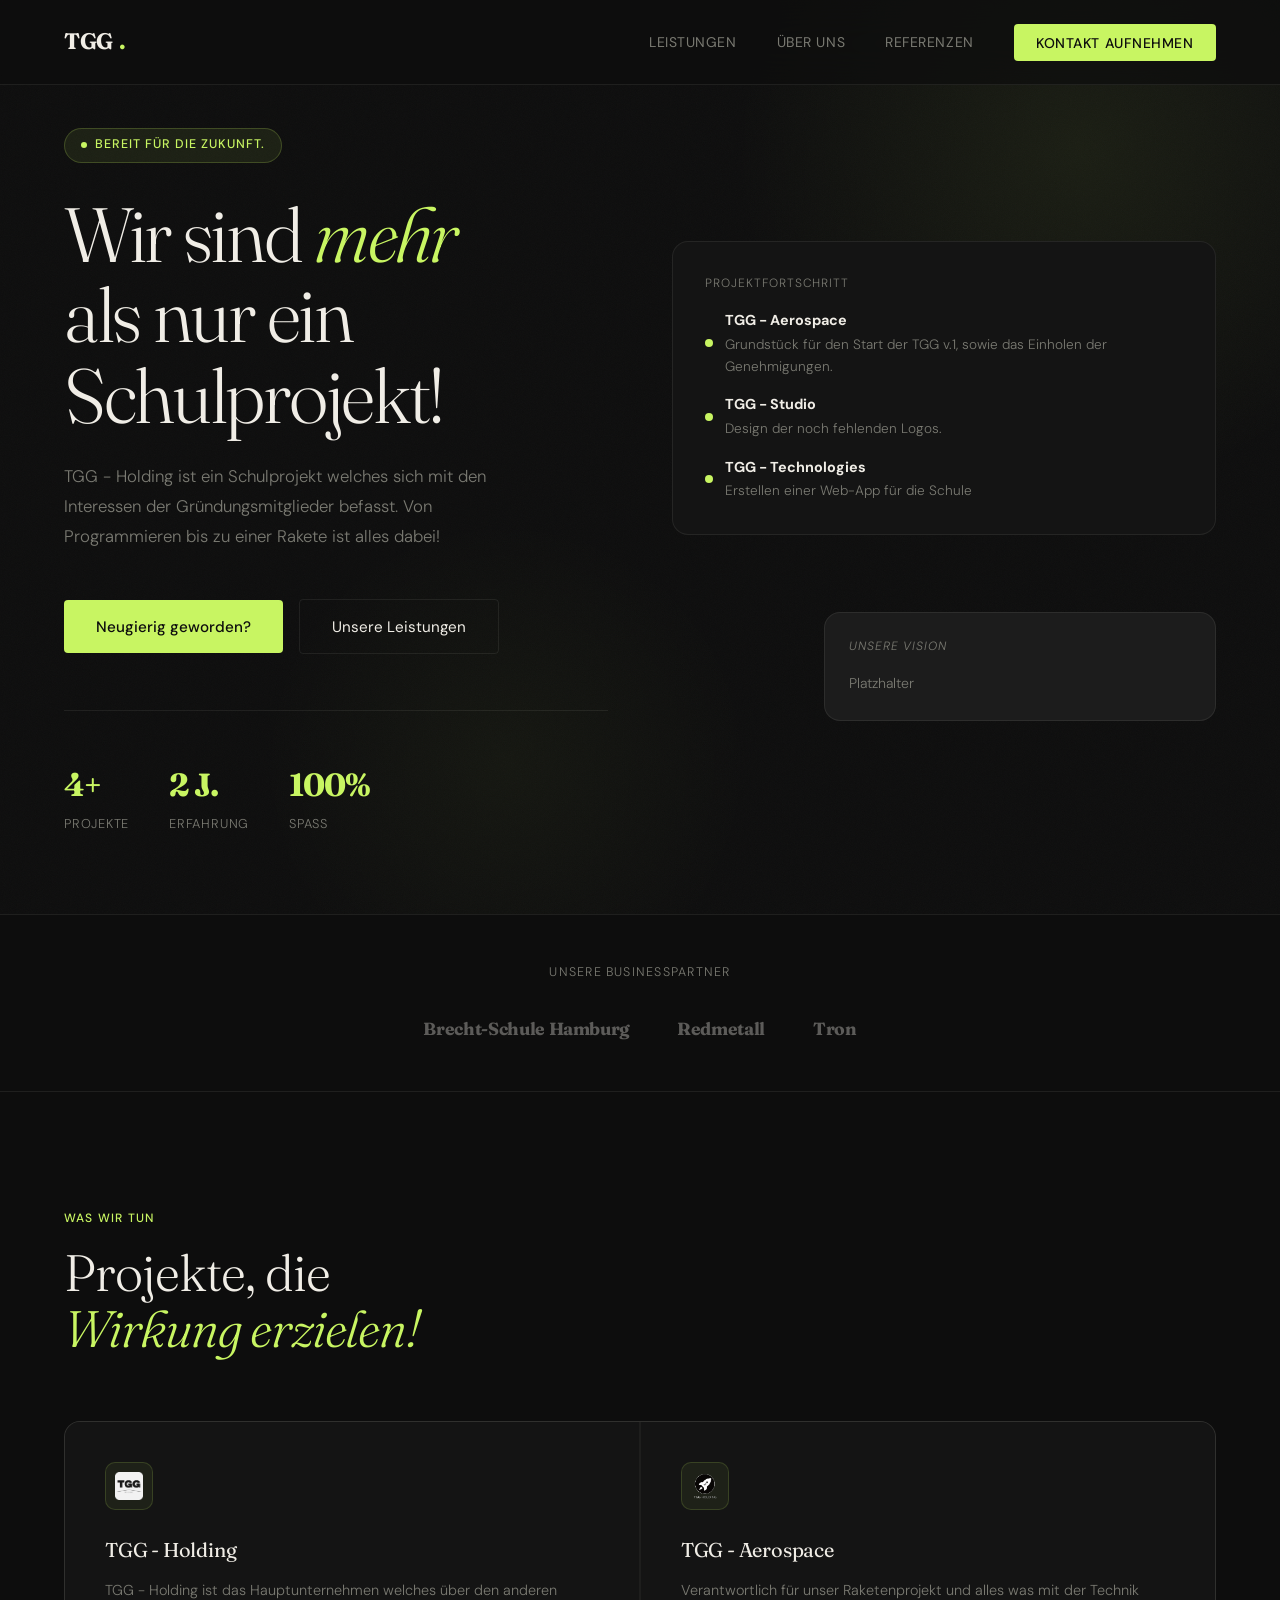
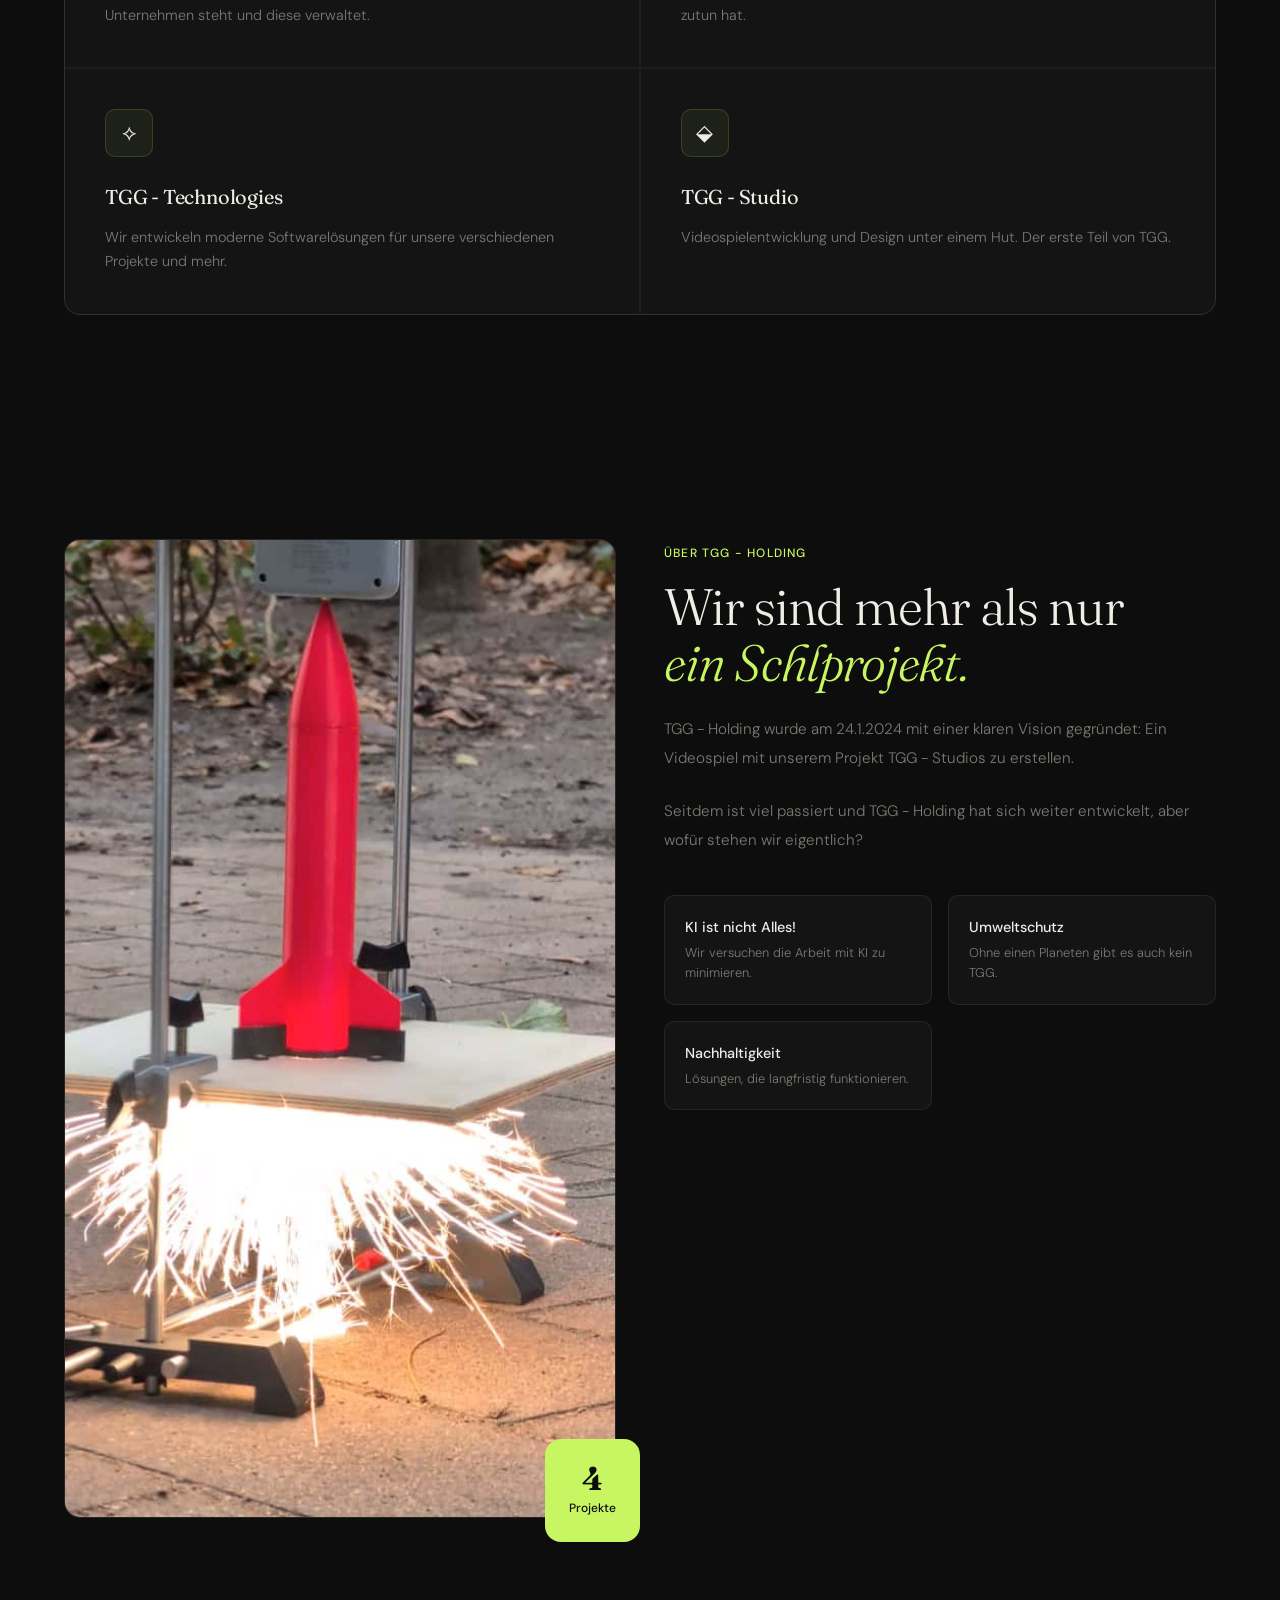
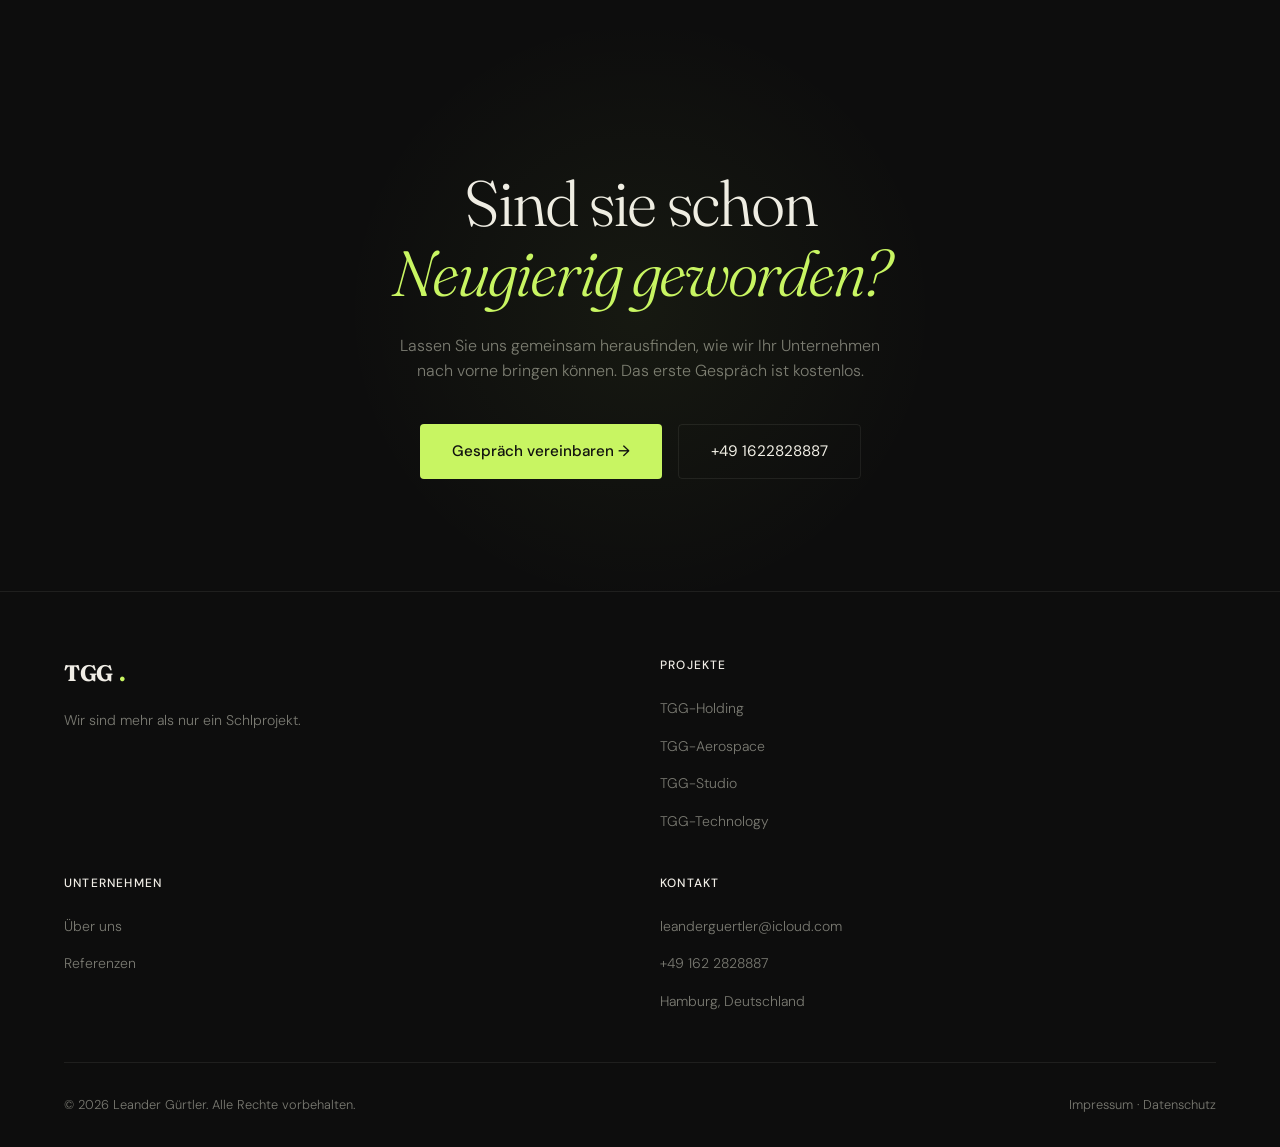
<file: index.html>
<!DOCTYPE html>
<html lang="de">
<head>
  <meta charset="UTF-8" />
  <meta name="viewport" content="width=device-width, initial-scale=1.0" />
  <title>TGG - Holding — Digitale Erlebnisse</title>
  <meta name="description" content="TGG ist ein Projekt von Schülern der Brecht-Schule Hamburg." />
  <link rel="stylesheet" href="style.css" />
</head>
<body>

  <!-- Navigation -->
  <nav>
    <a href="#" class="nav-logo">TGG<span>.</span></a>
    <ul class="nav-links">
      <li><a href="#leistungen">Leistungen</a></li>
      <li><a href="#ueber-uns">Über uns</a></li>
      <li><a href="#referenzen">Referenzen</a></li>
      <li><a href="#kontakt" class="nav-cta">Kontakt aufnehmen</a></li>
    </ul>
  </nav>

  <!--  Hero Sektion -->
  <section class="hero">
    <div class="hero-bg">
      <div class="hero-noise"></div>
    </div>

    <div class="hero-content">
      <div class="hero-badge">Bereit für die Zukunft.</div>
      <h1 class="hero-title">
        Wir sind <em>mehr</em><br />
        als nur ein Schulprojekt!
      </h1>
      <p class="hero-subtitle">
        TGG - Holding ist ein Schulprojekt welches sich mit den Interessen der Gründungsmitglieder befasst. Von Programmieren bis zu einer Rakete ist alles dabei!
      </p>
      <div class="hero-actions">
        <a href="#kontakt" class="btn-primary">Neugierig geworden?</a>
        <a href="#Projekte" class="btn-secondary">Unsere Leistungen</a>
      </div>
      <div class="hero-stats">
        <div>
          <div class="hero-stat-value">4+</div>
          <div class="hero-stat-label">Projekte</div>
        </div>
        <div>
          <div class="hero-stat-value">2 J.</div>
          <div class="hero-stat-label">Erfahrung</div>
        </div>
        <div>
          <div class="hero-stat-value">100%</div>
          <div class="hero-stat-label">Spaß</div>
        </div>
      </div>
    </div>

    <div class="hero-visual">
      <div class="hero-card-stack">
        <div class="hero-card hero-card-main">
          <div class="card-label">Projektfortschritt</div>
          <div class="feature-list">
            <div class="feature-item">
              <div class="feature-dot"></div>
              <div>
                <strong>TGG - Aerospace</strong>
                <p>Grundstück für den Start der TGG v.1, sowie das Einholen der Genehmigungen.</p>
              </div>
            </div>
            <div class="feature-item">
              <div class="feature-dot"></div>
              <div>
                <strong>TGG - Studio</strong>
                <p>Design der noch fehlenden Logos.</p>
              </div>
            </div>
            <div class="feature-item">
              <div class="feature-dot"></div>
              <div>
                <strong>TGG - Technologies</strong>
                <p>Erstellen einer Web-App für die Schule</p>
              </div>
            </div>
          </div>
        </div>

    <div class="hero-card hero-card-graph" style="width: 72%; bottom: 0; right: 0; padding: 1.5rem;">
      <div class="card-label"><em>Unsere Vision</em></div>
        <p style="font-size: 0.88rem; color: var(--clr-muted); line-height: 1.7; margin-top: 0.5rem;">
        Platzhalter
        </p>
     </div>
  </section>

  <!--  LOGOS -->
  <section class="logos-section">
    <p class="logos-label">Unsere Businesspartner</p>
    <div class="logos-track">
      <div class="logo-item">Brecht-Schule Hamburg</div>
      <div class="logo-item">Redmetall</div>
      <div class="logo-item">Tron</div>
    </div>
  </section>

  <!-- Services/Projekte-->
  <section class="section" id="Projekte">
    <div class="section-header">
      <span class="section-tag">Was wir tun</span>
      <h2 class="section-title">Projekte, die<br /><em>Wirkung erzielen!</em></h2>
    </div>
    <div class="services-grid">
      <div class="service-card">
        <div class="service-icon">
         <img src="assets/logos/TGG Holding.png" alt="Icon" style="width: 28px; height: 28px;" />
        </div>
        <h3 class="service-title">TGG - Holding</h3>
        <p class="service-desc">TGG - Holding ist das Hauptunternehmen welches über den anderen Unternehmen steht und diese verwaltet.</p>
      </div>
      <div class="service-card">
        <div class="service-icon">
         <img src="assets/logos/TGG Aerospace.png" alt="Icon" style="width: 28px; height: 28px;" />
        </div>
        <h3 class="service-title">TGG - Aerospace</h3>
        <p class="service-desc">Verantwortlich für unser Raketenprojekt und alles was mit der Technik zutun hat.</p>
      </div>
      <div class="service-card">
        <div class="service-icon">⟡</div>
        <h3 class="service-title">TGG - Technologies</h3>
        <p class="service-desc">Wir entwickeln moderne Softwarelösungen für unsere verschiedenen Projekte und mehr.</p>
      </div>
      <div class="service-card">
        <div class="service-icon">⬙</div>
        <h3 class="service-title">TGG - Studio</h3>
        <p class="service-desc">Videospielentwicklung und Design unter einem Hut. Der erste Teil von TGG.</p>
      </div>
    </div>
  </section>

  <!-- Über uns Seite-->
<section class="section" id="ueber-uns">
  <div class="about-section">
    <div class="about-image-wrap">
      <div class="about-image-box">
        <img src="assets/images/TGG Über uns Bild.jpeg" alt="Über uns" />
      </div>
      <div class="about-tag-badge">
        <div class="about-tag-num">4</div>
        <div class="about-tag-label">Projekte</div>
      </div>
    </div>
    <div class="about-text">
      <span class="section-tag">Über TGG - Holding</span>
      <h2 class="section-title" style="margin-bottom: 1.5rem;">Wir sind mehr als nur<br /><em>ein Schlprojekt.</em></h2>
      <p>TGG - Holding wurde am 24.1.2024 mit einer klaren Vision gegründet: Ein Videospiel mit unserem Projekt TGG - Studios zu erstellen.</p>
      <p>Seitdem ist viel passiert und TGG - Holding hat sich weiter entwickelt, aber wofür stehen wir eigentlich?</p>
      <div class="about-values">
        <div class="about-value">
          <div class="about-value-title">KI ist nicht Alles!</div>
          <div class="about-value-desc">Wir versuchen die Arbeit mit KI zu minimieren.</div>
        </div>
        <div class="about-value">
          <div class="about-value-title">Umweltschutz</div>
          <div class="about-value-desc">Ohne einen Planeten gibt es auch kein TGG.</div>
        </div>
        <div class="about-value">
          <div class="about-value-title">Nachhaltigkeit</div>
          <div class="about-value-desc">Lösungen, die langfristig funktionieren.</div>
        </div>
      </div>
    </div>
  </div>
</section>

  <!--  Kontaktabschnitt -->
  <section class="cta-section" id="kontakt">
    <span class="section-tag"></span>
    <h2 class="cta-title">Sind sie schon<br /><em>Neugierig geworden?</em></h2>
    <p class="cta-subtitle">Lassen Sie uns gemeinsam herausfinden, wie wir Ihr Unternehmen nach vorne bringen können. Das erste Gespräch ist kostenlos.</p>
    <div class="cta-actions">
      <a href="mailto:leanderguertler@icloud.com" class="btn-primary">Gespräch vereinbaren →</a>
      <a href="tel:+491622828887" class="btn-secondary">+49 1622828887</a>
    </div>
  </section>

  <!FOOTER-->
  <footer>
    <div class="footer-top">
      <div class="footer-brand">
        <div class="nav-logo">TGG<span style="color: var(--clr-accent);">.</span></div>
        <p>Wir sind mehr als nur ein Schlprojekt.</p>
      </div>
      <div>
        <div class="footer-col-title">Projekte</div>
        <ul class="footer-links">
          <li><a href="#Projekte">TGG-Holding</a></li>
          <li><a href="aerospace.html">TGG-Aerospace</a></li>
          <li><a href="#Projekte">TGG-Studio</a></li>
          <li><a href="#Projekte">TGG-Technology</a></li>
        </ul>
      </div>
      <div>
        <div class="footer-col-title">Unternehmen</div>
        <ul class="footer-links">
          <li><a href="#ueber-uns">Über uns</a></li>
          <li><a href="#referenzen">Referenzen</a></li>
        </ul>
      </div>
      <div>
        <div class="footer-col-title">Kontakt</div>
        <ul class="footer-links">
          <li><a href="mailto:leanderguertler@icloud.com">leanderguertler@icloud.com</a></li>
          <li><a href="tel:+491622828887">+49 162 2828887</a></li>
          <li><a href="#">Hamburg, Deutschland</a></li>
        </ul>
      </div>
    </div>
    <div class="footer-bottom">
      <span>© 2026 Leander Gürtler. Alle Rechte vorbehalten.</span>
      <span>Impressum · Datenschutz</span>
    </div>
  </footer>

</body>
</html>
</file>
<file: style.css>
@import url('https://fonts.googleapis.com/css2?family=Fraunces:ital,wght@0,300;0,400;0,700;1,300;1,400&family=DM+Sans:wght@300;400;500&display=swap');

/* 
   CSS Variabeln
    */
:root {
  --clr-bg: #0d0d0d;
  --clr-surface: #141414;
  --clr-surface-2: #1c1c1c;
  --clr-accent: #c8f562;
  --clr-accent-dim: #a8d44a;
  --clr-text: #f0ede6;
  --clr-muted: #7a7a72;
  --clr-border: rgba(240, 237, 230, 0.08);

  --font-display: 'Fraunces', serif;
  --font-body: 'DM Sans', sans-serif;

  --radius: 4px;
  --radius-lg: 16px;
  --transition: 0.3s cubic-bezier(0.4, 0, 0.2, 1);
}

/* Basis */
*, *::before, *::after {
  box-sizing: border-box;
  margin: 0;
  padding: 0;
}

html {
  scroll-behavior: smooth;
}

body {
  background-color: var(--clr-bg);
  color: var(--clr-text);
  font-family: var(--font-body);
  font-weight: 300;
  line-height: 1.6;
  overflow-x: hidden;
}

img {
  max-width: 100%;
  display: block;
}

a {
  color: inherit;
  text-decoration: none;
}

ul {
  list-style: none;
}

/* Navigation */
nav {
  position: fixed;
  top: 0;
  left: 0;
  width: 100%;
  z-index: 100;
  padding: 1.5rem 5vw;
  display: flex;
  align-items: center;
  justify-content: space-between;
  background: rgba(13, 13, 13, 0.7);
  backdrop-filter: blur(20px);
  -webkit-backdrop-filter: blur(20px);
  border-bottom: 1px solid var(--clr-border);
}

.nav-logo {
  font-family: var(--font-display);
  font-size: 1.4rem;
  font-weight: 700;
  letter-spacing: -0.02em;
  display: flex;
  align-items: center;
  gap: 0.4rem;
}

.nav-logo span {
  color: var(--clr-accent);
}

.nav-links {
  display: flex;
  gap: 2.5rem;
  align-items: center;
}

.nav-links a {
  font-size: 0.875rem;
  font-weight: 400;
  color: var(--clr-muted);
  letter-spacing: 0.04em;
  text-transform: uppercase;
  transition: color var(--transition);
  position: relative;
}

.nav-links a::after {
  content: '';
  position: absolute;
  bottom: -4px;
  left: 0;
  width: 0;
  height: 1px;
  background: var(--clr-accent);
  transition: width var(--transition);
}

.nav-links a:hover {
  color: var(--clr-text);
}

.nav-links a:hover::after {
  width: 100%;
}

.nav-cta {
  background: var(--clr-accent);
  color: var(--clr-bg) !important;
  padding: 0.6rem 1.4rem;
  border-radius: var(--radius);
  font-weight: 500 !important;
  font-size: 0.875rem;
  transition: background var(--transition), transform var(--transition) !important;
}

.nav-cta:hover {
  background: var(--clr-accent-dim) !important;
  transform: translateY(-1px);
  color: var(--clr-bg) !important;
}

.nav-cta::after {
  display: none !important;
}

/* Herosektion */
.hero {
  min-height: 100vh;
  display: grid;
  grid-template-columns: 1fr 1fr;
  align-items: center;
  padding: 8rem 5vw 5rem;
  position: relative;
  overflow: hidden;
  gap: 4rem;
}

.hero-bg {
  position: absolute;
  inset: 0;
  z-index: 0;
  overflow: hidden;
}

.hero-bg::before {
  content: '';
  position: absolute;
  width: 700px;
  height: 700px;
  top: -200px;
  right: -150px;
  background: radial-gradient(circle, rgba(200, 245, 98, 0.07) 0%, transparent 70%);
  border-radius: 50%;
}

.hero-bg::after {
  content: '';
  position: absolute;
  width: 500px;
  height: 500px;
  bottom: -100px;
  left: 20%;
  background: radial-gradient(circle, rgba(200, 245, 98, 0.04) 0%, transparent 70%);
  border-radius: 50%;
}

.hero-noise {
  position: absolute;
  inset: 0;
  opacity: 0.03;
  background-image: url("data:image/svg+xml,%3Csvg viewBox='0 0 256 256' xmlns='http://www.w3.org/2000/svg'%3E%3Cfilter id='noise'%3E%3CfeTurbulence type='fractalNoise' baseFrequency='0.9' numOctaves='4' stitchTiles='stitch'/%3E%3C/filter%3E%3Crect width='100%25' height='100%25' filter='url(%23noise)'/%3E%3C/svg%3E");
  background-size: 200px;
}

.hero-content {
  position: relative;
  z-index: 1;
  animation: fadeUp 0.9s ease both;
}

.hero-badge {
  display: inline-flex;
  align-items: center;
  gap: 0.5rem;
  background: rgba(200, 245, 98, 0.08);
  border: 1px solid rgba(200, 245, 98, 0.2);
  color: var(--clr-accent);
  font-size: 0.78rem;
  font-weight: 500;
  letter-spacing: 0.08em;
  text-transform: uppercase;
  padding: 0.4rem 1rem;
  border-radius: 100px;
  margin-bottom: 2rem;
}

.hero-badge::before {
  content: '';
  width: 6px;
  height: 6px;
  background: var(--clr-accent);
  border-radius: 50%;
  animation: pulse 2s infinite;
}

.hero-title {
  font-family: var(--font-display);
  font-size: clamp(3rem, 6vw, 5.5rem);
  font-weight: 300;
  line-height: 1.05;
  letter-spacing: -0.03em;
  margin-bottom: 1.5rem;
}

.hero-title em {
  font-style: italic;
  color: var(--clr-accent);
}

.hero-subtitle {
  font-size: 1.05rem;
  color: var(--clr-muted);
  max-width: 480px;
  line-height: 1.8;
  margin-bottom: 3rem;
}

.hero-actions {
  display: flex;
  gap: 1rem;
  flex-wrap: wrap;
  align-items: center;
}

.btn-primary {
  background: var(--clr-accent);
  color: var(--clr-bg);
  padding: 0.9rem 2rem;
  border-radius: var(--radius);
  font-weight: 500;
  font-size: 0.95rem;
  font-family: var(--font-body);
  transition: transform var(--transition), box-shadow var(--transition);
  border: none;
  cursor: pointer;
  display: inline-flex;
  align-items: center;
  gap: 0.5rem;
}

.btn-primary:hover {
  transform: translateY(-2px);
  box-shadow: 0 8px 30px rgba(200, 245, 98, 0.25);
}

.btn-secondary {
  color: var(--clr-text);
  padding: 0.9rem 2rem;
  border-radius: var(--radius);
  font-weight: 400;
  font-size: 0.95rem;
  font-family: var(--font-body);
  border: 1px solid var(--clr-border);
  background: transparent;
  cursor: pointer;
  transition: border-color var(--transition), background var(--transition);
  display: inline-flex;
  align-items: center;
  gap: 0.5rem;
}

.btn-secondary:hover {
  border-color: var(--clr-muted);
  background: var(--clr-surface);
}

.hero-stats {
  display: flex;
  gap: 2.5rem;
  margin-top: 3.5rem;
  padding-top: 3rem;
  border-top: 1px solid var(--clr-border);
}

.hero-stat-value {
  font-family: var(--font-display);
  font-size: 2rem;
  font-weight: 700;
  letter-spacing: -0.03em;
  color: var(--clr-accent);
}

.hero-stat-label {
  font-size: 0.8rem;
  color: var(--clr-muted);
  text-transform: uppercase;
  letter-spacing: 0.06em;
  margin-top: 0.2rem;
}

/* Hero Visual */
.hero-visual {
  display: block !important;
}

.hero-card-stack {
  position: relative;
  height: 480px;
}

.hero-card {
  position: absolute;
  background: var(--clr-surface);
  border: 1px solid var(--clr-border);
  border-radius: var(--radius-lg);
  overflow: hidden;
}

.hero-card-main {
  width: 100%;
  top: 0;
  left: 0;
  padding: 2rem;
}

.hero-card-graph {
  width: 75%;
  bottom: 0;
  right: 0;
  padding: 1.5rem;
  background: var(--clr-surface-2);
}

.card-label {
  font-size: 0.75rem;
  color: var(--clr-muted);
  text-transform: uppercase;
  letter-spacing: 0.08em;
  margin-bottom: 1rem;
}

.feature-list {
  display: flex;
  flex-direction: column;
  gap: 1rem;
}

.feature-item {
  display: flex;
  align-items: center;
  gap: 0.75rem;
  font-size: 0.9rem;
}

.feature-dot {
  width: 8px;
  height: 8px;
  background: var(--clr-accent);
  border-radius: 50%;
  flex-shrink: 0;
}

.feature-item p {
  color: var(--clr-muted);
  font-size: 0.85rem;
  margin-top: 0.1rem;
}

.card-number {
  font-family: var(--font-display);
  font-size: 2.5rem;
  font-weight: 700;
  color: var(--clr-accent);
  letter-spacing: -0.03em;
}

.floating-tag {
  position: absolute;
  top: 2rem;
  right: -1rem;
  background: var(--clr-accent);
  color: var(--clr-bg);
  font-size: 0.78rem;
  font-weight: 600;
  padding: 0.4rem 0.9rem;
  border-radius: 100px;
  white-space: nowrap;
  animation: float 4s ease-in-out infinite;
}

/* Logos */
.logos-section {
  padding: 3rem 5vw;
  border-top: 1px solid var(--clr-border);
  border-bottom: 1px solid var(--clr-border);
}

.logos-label {
  text-align: center;
  font-size: 0.78rem;
  color: var(--clr-muted);
  text-transform: uppercase;
  letter-spacing: 0.1em;
  margin-bottom: 2rem;
}

.logos-track {
  display: flex;
  gap: 3rem;
  justify-content: center;
  flex-wrap: wrap;
  align-items: center;
  opacity: 0.35;
}

.logo-item {
  font-family: var(--font-display);
  font-size: 1.1rem;
  font-weight: 700;
  letter-spacing: -0.02em;
  white-space: nowrap;
}

/* Projekte/Services */
.section {
  padding: 7rem 5vw;
}

.section-header {
  margin-bottom: 4rem;
}

.section-tag {
  display: inline-block;
  font-size: 0.75rem;
  font-weight: 500;
  color: var(--clr-accent);
  text-transform: uppercase;
  letter-spacing: 0.1em;
  margin-bottom: 1rem;
}

.section-title {
  font-family: var(--font-display);
  font-size: clamp(2rem, 4vw, 3.5rem);
  font-weight: 300;
  line-height: 1.1;
  letter-spacing: -0.02em;
}

.section-title em {
  font-style: italic;
  color: var(--clr-accent);
}

.services-grid {
  display: grid;
  grid-template-columns: repeat(3, 1fr);
  gap: 1.5px;
  background: var(--clr-border);
  border: 1px solid var(--clr-border);
  border-radius: var(--radius-lg);
  overflow: hidden;
}

.service-card {
  background: var(--clr-surface);
  padding: 2.5rem;
  transition: background var(--transition);
  position: relative;
  overflow: hidden;
}

.service-card::before {
  content: '';
  position: absolute;
  bottom: 0;
  left: 0;
  width: 0;
  height: 2px;
  background: var(--clr-accent);
  transition: width var(--transition);
}

.service-card:hover {
  background: var(--clr-surface-2);
}

.service-card:hover::before {
  width: 100%;
}

.service-icon {
  width: 48px;
  height: 48px;
  background: rgba(200, 245, 98, 0.06);
  border: 1px solid rgba(200, 245, 98, 0.15);
  border-radius: 10px;
  display: flex;
  align-items: center;
  justify-content: center;
  font-size: 1.4rem;
  margin-bottom: 1.5rem;
}

.service-title {
  font-family: var(--font-display);
  font-size: 1.25rem;
  font-weight: 400;
  margin-bottom: 0.75rem;
  letter-spacing: -0.01em;
}

.service-desc {
  font-size: 0.9rem;
  color: var(--clr-muted);
  line-height: 1.7;
}

/* Über uns Teil */
.about-section {
  display: grid !important;
  grid-template-columns: 1fr 1fr !important;
  gap: 4rem;
  align-items: start;
}

.about-image-wrap {
  position: relative;
}

.about-image-box {
  background: var(--clr-surface);
  border: 1px solid var(--clr-border);
  border-radius: var(--radius-lg);
  overflow: hidden;
  position: relative;
  width: 100%;
}

.about-image-box img {
  width: 100%;
  height: 100%;
  object-fit: cover;
  object-position: center;
  display: block;
}

.about-tag-badge {
  position: absolute;
  bottom: -1.5rem;
  right: -1.5rem;
  background: var(--clr-accent);
  color: var(--clr-bg);
  padding: 1.5rem;
  border-radius: var(--radius-lg);
  text-align: center;
}

.about-tag-num {
  font-family: var(--font-display);
  font-size: 2rem;
  font-weight: 700;
  line-height: 1;
}

.about-tag-label {
  font-size: 0.75rem;
  font-weight: 500;
  margin-top: 0.25rem;
}

.about-text p {
  color: var(--clr-muted);
  line-height: 1.9;
  margin-bottom: 1.5rem;
  font-size: 0.95rem;
}

.about-values {
  display: grid;
  grid-template-columns: 1fr 1fr;
  gap: 1rem;
  margin-top: 2.5rem;
}

.about-value {
  background: var(--clr-surface);
  border: 1px solid var(--clr-border);
  padding: 1.25rem;
  border-radius: 10px;
}

.about-value-title {
  font-weight: 500;
  font-size: 0.9rem;
  margin-bottom: 0.25rem;
}

.about-value-desc {
  font-size: 0.8rem;
  color: var(--clr-muted);
}

/* Kontakfomular */
.cta-section {
  padding: 7rem 5vw;
  text-align: center;
  position: relative;
  overflow: hidden;
}

.cta-section::before {
  content: '';
  position: absolute;
  width: 600px;
  height: 600px;
  top: 50%;
  left: 50%;
  transform: translate(-50%, -50%);
  background: radial-gradient(circle, rgba(200, 245, 98, 0.05) 0%, transparent 70%);
  border-radius: 50%;
  pointer-events: none;
}

.cta-title {
  font-family: var(--font-display);
  font-size: clamp(2.5rem, 5vw, 4.5rem);
  font-weight: 300;
  letter-spacing: -0.03em;
  line-height: 1.1;
  margin-bottom: 1.5rem;
}

.cta-title em {
  font-style: italic;
  color: var(--clr-accent);
}

.cta-subtitle {
  font-size: 1rem;
  color: var(--clr-muted);
  max-width: 500px;
  margin: 0 auto 2.5rem;
}

.cta-actions {
  display: flex;
  gap: 1rem;
  justify-content: center;
  flex-wrap: wrap;
}

/* Footer */
footer {
  padding: 4rem 5vw 2rem;
  border-top: 1px solid var(--clr-border);
}

.footer-top {
  display: grid;
  grid-template-columns: 2fr 1fr 1fr 1fr;
  gap: 4rem;
  padding-bottom: 3rem;
  border-bottom: 1px solid var(--clr-border);
  margin-bottom: 2rem;
}

.footer-brand p {
  font-size: 0.88rem;
  color: var(--clr-muted);
  line-height: 1.8;
  margin-top: 1rem;
  max-width: 280px;
}

.footer-col-title {
  font-size: 0.75rem;
  font-weight: 500;
  text-transform: uppercase;
  letter-spacing: 0.1em;
  color: var(--clr-text);
  margin-bottom: 1.25rem;
}

.footer-links {
  display: flex;
  flex-direction: column;
  gap: 0.75rem;
}

.footer-links a {
  font-size: 0.875rem;
  color: var(--clr-muted);
  transition: color var(--transition);
}

.footer-links a:hover {
  color: var(--clr-text);
}

.footer-bottom {
  display: flex;
  justify-content: space-between;
  align-items: center;
  font-size: 0.8rem;
  color: var(--clr-muted);
}

/* Animationen */
@keyframes fadeUp {
  from {
    opacity: 0;
    transform: translateY(30px);
  }
  to {
    opacity: 1;
    transform: translateY(0);
  }
}

@keyframes pulse {
  0%, 100% { opacity: 1; transform: scale(1); }
  50% { opacity: 0.5; transform: scale(0.85); }
}

@keyframes float {
  0%, 100% { transform: translateY(0px); }
  50% { transform: translateY(-8px); }
}

@keyframes growBar {
  from { transform: scaleY(0); }
  to { transform: scaleY(1); }
}

/* Responsive Stuff */
@media (max-width: 700px) {
  .about-section {
    grid-template-columns: 1fr;
    gap: 3rem;
  }
}

  .services-grid {
    grid-template-columns: 1fr 1fr;
  }

  .about-section {
    grid-template-columns: 1fr;
    gap: 3rem;
  }

  .testimonials-grid {
    grid-template-columns: 1fr 1fr;
  }

  .footer-top {
    grid-template-columns: 1fr 1fr;
    gap: 2.5rem;
  }
}

@media (max-width: 640px) {
  .nav-links {
    display: none;
  }

  .services-grid {
    grid-template-columns: 1fr;
  }

  .testimonials-grid {
    grid-template-columns: 1fr;
  }

  .footer-top {
    grid-template-columns: 1fr;
    gap: 2rem;
  }

  .footer-bottom {
    flex-direction: column;
    gap: 1rem;
    text-align: center;
  }

  .hero-stats {
    flex-wrap: wrap;
    gap: 1.5rem;
  }
}
</file>
